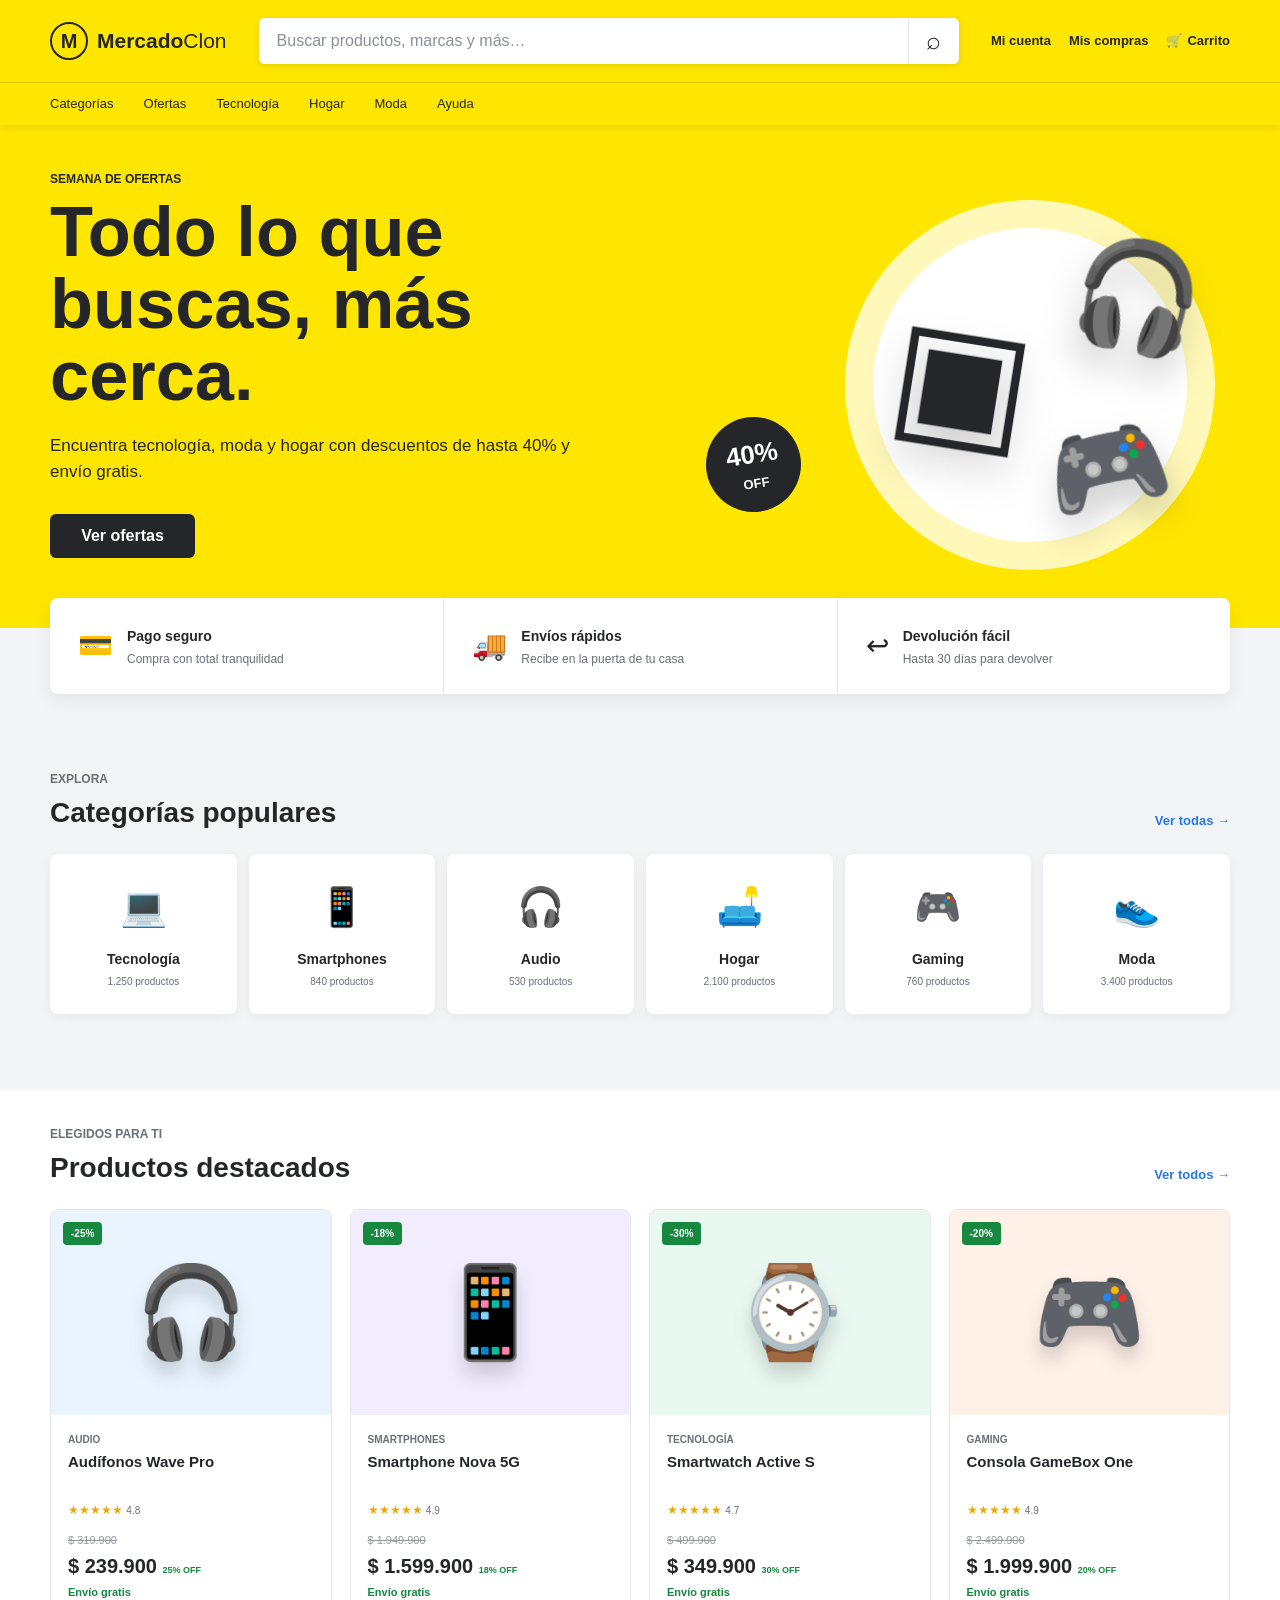
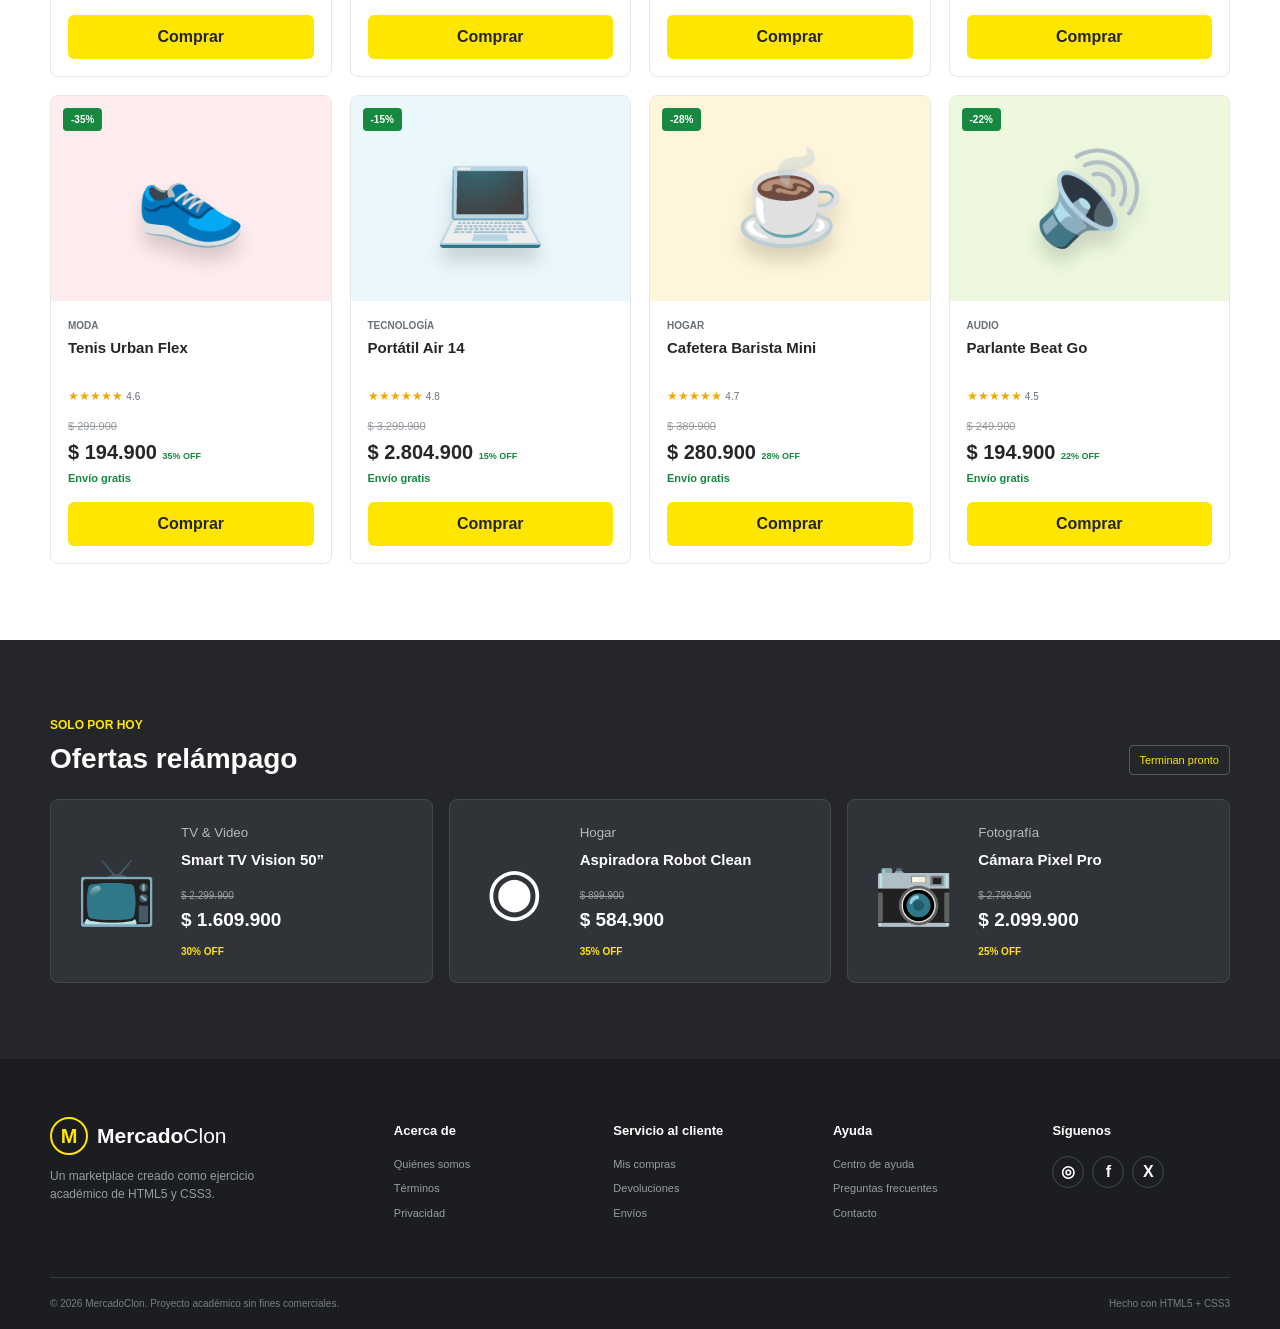
<file: Versiones 2.0/Version lovable/index.html>
<!doctype html>
<html lang="es">
  <head>
    <meta charset="UTF-8">
    <meta name="viewport" content="width=device-width, initial-scale=1.0">
    <meta name="description" content="MercadoClon, un marketplace académico con tecnología, hogar, moda y ofertas destacadas.">
    <title>MercadoClon | Compra fácil, encuentra de todo</title>
    <link rel="stylesheet" href="estilos.css">
  </head>
  <body>
    <header class="site-header">
      <div class="header-main container">
        <a class="brand" href="#inicio" aria-label="MercadoClon, inicio">
          <span class="brand-mark" aria-hidden="true">M</span>
          <span>Mercado<span>Clon</span></span>
        </a>

        <form class="search" role="search">
          <label class="sr-only" for="site-search">Buscar productos</label>
          <input id="site-search" type="search" placeholder="Buscar productos, marcas y más…">
          <button type="button" aria-label="Buscar">⌕</button>
        </form>

        <nav class="account-nav" aria-label="Opciones de usuario">
          <a href="#cuenta">Mi cuenta</a>
          <a href="#compras">Mis compras</a>
          <a class="cart-link" href="#carrito" aria-label="Carrito de compras">🛒 <span>Carrito</span></a>
        </nav>
      </div>

      <nav class="category-nav" aria-label="Navegación principal">
        <div class="container nav-links">
          <a href="#categorias">Categorías</a>
          <a href="#ofertas">Ofertas</a>
          <a href="#tecnologia">Tecnología</a>
          <a href="#hogar">Hogar</a>
          <a href="#moda">Moda</a>
          <a href="#ayuda">Ayuda</a>
        </div>
      </nav>
    </header>

    <main id="inicio">
      <section class="hero" aria-labelledby="hero-title">
        <div class="container hero-content">
          <div class="hero-copy">
            <p class="eyebrow">Semana de ofertas</p>
            <h1 id="hero-title">Todo lo que buscas, más cerca.</h1>
            <p>Encuentra tecnología, moda y hogar con descuentos de hasta 40% y envío gratis.</p>
            <a class="button button-dark" href="#productos">Ver ofertas</a>
          </div>
          <div class="hero-visual" aria-label="Productos destacados: audífonos, teléfono y consola" role="img">
            <div class="hero-disc"></div>
            <span class="hero-phone">▣</span>
            <span class="hero-headphones">🎧</span>
            <span class="hero-game">🎮</span>
            <span class="sale-badge">40%<small>OFF</small></span>
          </div>
        </div>
      </section>

      <section class="benefits" aria-label="Beneficios de compra">
        <div class="container benefit-grid">
          <article><span aria-hidden="true">💳</span><div><strong>Pago seguro</strong><p>Compra con total tranquilidad</p></div></article>
          <article><span aria-hidden="true">🚚</span><div><strong>Envíos rápidos</strong><p>Recibe en la puerta de tu casa</p></div></article>
          <article><span aria-hidden="true">↩</span><div><strong>Devolución fácil</strong><p>Hasta 30 días para devolver</p></div></article>
        </div>
      </section>

      <section class="section container" id="categorias" aria-labelledby="categories-title">
        <div class="section-heading">
          <div><p class="eyebrow">Explora</p><h2 id="categories-title">Categorías populares</h2></div>
          <a href="#productos">Ver todas →</a>
        </div>
        <div class="categories-grid">
          <a class="category-card" id="tecnologia" href="#productos"><span>💻</span><strong>Tecnología</strong><small>1.250 productos</small></a>
          <a class="category-card" href="#productos"><span>📱</span><strong>Smartphones</strong><small>840 productos</small></a>
          <a class="category-card" href="#productos"><span>🎧</span><strong>Audio</strong><small>530 productos</small></a>
          <a class="category-card" id="hogar" href="#productos"><span>🛋️</span><strong>Hogar</strong><small>2.100 productos</small></a>
          <a class="category-card" href="#productos"><span>🎮</span><strong>Gaming</strong><small>760 productos</small></a>
          <a class="category-card" id="moda" href="#productos"><span>👟</span><strong>Moda</strong><small>3.400 productos</small></a>
        </div>
      </section>

      <section class="section products-section" id="productos" aria-labelledby="products-title">
        <div class="container">
          <div class="section-heading">
            <div><p class="eyebrow">Elegidos para ti</p><h2 id="products-title">Productos destacados</h2></div>
            <a href="#productos">Ver todos →</a>
          </div>

          <div class="product-grid">
            <article class="product-card">
              <div class="product-media media-blue"><span class="product-chip">-25%</span><div role="img" aria-label="Audífonos inalámbricos negros">🎧</div><img alt="Audífonos inalámbricos negros" src="[data-uri]"></div>
              <div class="product-info"><p class="product-kicker">Audio</p><h3>Audífonos Wave Pro</h3><div class="rating" aria-label="4.8 de 5 estrellas">★★★★★ <small>4.8</small></div><p class="old-price">$ 319.900</p><p class="price">$ 239.900 <span>25% OFF</span></p><p class="shipping">Envío gratis</p><button type="button" class="button">Comprar</button></div>
            </article>

            <article class="product-card">
              <div class="product-media media-lilac"><span class="product-chip">-18%</span><div role="img" aria-label="Teléfono inteligente azul">📱</div><img alt="Teléfono inteligente azul" src="[data-uri]"></div>
              <div class="product-info"><p class="product-kicker">Smartphones</p><h3>Smartphone Nova 5G</h3><div class="rating" aria-label="4.9 de 5 estrellas">★★★★★ <small>4.9</small></div><p class="old-price">$ 1.949.900</p><p class="price">$ 1.599.900 <span>18% OFF</span></p><p class="shipping">Envío gratis</p><button type="button" class="button">Comprar</button></div>
            </article>

            <article class="product-card">
              <div class="product-media media-mint"><span class="product-chip">-30%</span><div role="img" aria-label="Reloj inteligente negro">⌚</div><img alt="Reloj inteligente negro" src="[data-uri]"></div>
              <div class="product-info"><p class="product-kicker">Tecnología</p><h3>Smartwatch Active S</h3><div class="rating" aria-label="4.7 de 5 estrellas">★★★★★ <small>4.7</small></div><p class="old-price">$ 499.900</p><p class="price">$ 349.900 <span>30% OFF</span></p><p class="shipping">Envío gratis</p><button type="button" class="button">Comprar</button></div>
            </article>

            <article class="product-card">
              <div class="product-media media-peach"><span class="product-chip">-20%</span><div role="img" aria-label="Consola de videojuegos blanca">🎮</div><img alt="Consola de videojuegos blanca" src="[data-uri]"></div>
              <div class="product-info"><p class="product-kicker">Gaming</p><h3>Consola GameBox One</h3><div class="rating" aria-label="4.9 de 5 estrellas">★★★★★ <small>4.9</small></div><p class="old-price">$ 2.499.900</p><p class="price">$ 1.999.900 <span>20% OFF</span></p><p class="shipping">Envío gratis</p><button type="button" class="button">Comprar</button></div>
            </article>

            <article class="product-card">
              <div class="product-media media-rose"><span class="product-chip">-35%</span><div role="img" aria-label="Zapatillas deportivas blancas">👟</div><img alt="Zapatillas deportivas blancas" src="[data-uri]"></div>
              <div class="product-info"><p class="product-kicker">Moda</p><h3>Tenis Urban Flex</h3><div class="rating" aria-label="4.6 de 5 estrellas">★★★★★ <small>4.6</small></div><p class="old-price">$ 299.900</p><p class="price">$ 194.900 <span>35% OFF</span></p><p class="shipping">Envío gratis</p><button type="button" class="button">Comprar</button></div>
            </article>

            <article class="product-card">
              <div class="product-media media-sky"><span class="product-chip">-15%</span><div role="img" aria-label="Computador portátil gris">💻</div><img alt="Computador portátil gris" src="[data-uri]"></div>
              <div class="product-info"><p class="product-kicker">Tecnología</p><h3>Portátil Air 14</h3><div class="rating" aria-label="4.8 de 5 estrellas">★★★★★ <small>4.8</small></div><p class="old-price">$ 3.299.900</p><p class="price">$ 2.804.900 <span>15% OFF</span></p><p class="shipping">Envío gratis</p><button type="button" class="button">Comprar</button></div>
            </article>

            <article class="product-card">
              <div class="product-media media-sand"><span class="product-chip">-28%</span><div role="img" aria-label="Cafetera eléctrica roja">☕</div><img alt="Cafetera eléctrica roja" src="[data-uri]"></div>
              <div class="product-info"><p class="product-kicker">Hogar</p><h3>Cafetera Barista Mini</h3><div class="rating" aria-label="4.7 de 5 estrellas">★★★★★ <small>4.7</small></div><p class="old-price">$ 389.900</p><p class="price">$ 280.900 <span>28% OFF</span></p><p class="shipping">Envío gratis</p><button type="button" class="button">Comprar</button></div>
            </article>

            <article class="product-card">
              <div class="product-media media-green"><span class="product-chip">-22%</span><div role="img" aria-label="Altavoz portátil amarillo">🔊</div><img alt="Altavoz portátil amarillo" src="[data-uri]"></div>
              <div class="product-info"><p class="product-kicker">Audio</p><h3>Parlante Beat Go</h3><div class="rating" aria-label="4.5 de 5 estrellas">★★★★★ <small>4.5</small></div><p class="old-price">$ 249.900</p><p class="price">$ 194.900 <span>22% OFF</span></p><p class="shipping">Envío gratis</p><button type="button" class="button">Comprar</button></div>
            </article>
          </div>
        </div>
      </section>

      <section class="section offers" id="ofertas" aria-labelledby="offers-title">
        <div class="container">
          <div class="offer-heading"><div><p class="eyebrow">Solo por hoy</p><h2 id="offers-title">Ofertas relámpago</h2></div><span>Terminan pronto</span></div>
          <div class="offer-grid">
            <article><div class="offer-icon" role="img" aria-label="Televisor de alta definición">📺</div><div><small>TV &amp; Video</small><h3>Smart TV Vision 50”</h3><p><del>$ 2.299.900</del> <strong>$ 1.609.900</strong></p><span>30% OFF</span></div></article>
            <article><div class="offer-icon" role="img" aria-label="Aspiradora robot">◉</div><div><small>Hogar</small><h3>Aspiradora Robot Clean</h3><p><del>$ 899.900</del> <strong>$ 584.900</strong></p><span>35% OFF</span></div></article>
            <article><div class="offer-icon" role="img" aria-label="Cámara fotográfica">📷</div><div><small>Fotografía</small><h3>Cámara Pixel Pro</h3><p><del>$ 2.799.900</del> <strong>$ 2.099.900</strong></p><span>25% OFF</span></div></article>
          </div>
        </div>
      </section>
    </main>

    <footer id="ayuda">
      <div class="container footer-grid">
        <div class="footer-about"><a class="brand footer-brand" href="#inicio"><span class="brand-mark">M</span><span>Mercado<span>Clon</span></span></a><p>Un marketplace creado como ejercicio académico de HTML5 y CSS3.</p></div>
        <div><h2>Acerca de</h2><a href="#inicio">Quiénes somos</a><a href="#inicio">Términos</a><a href="#inicio">Privacidad</a></div>
        <div><h2>Servicio al cliente</h2><a href="#compras">Mis compras</a><a href="#ayuda">Devoluciones</a><a href="#ayuda">Envíos</a></div>
        <div id="cuenta"><h2>Ayuda</h2><a href="#ayuda">Centro de ayuda</a><a href="#ayuda">Preguntas frecuentes</a><a href="mailto:hola@mercadoclon.example">Contacto</a></div>
        <div><h2>Síguenos</h2><div class="socials"><a href="#inicio" aria-label="Instagram">◎</a><a href="#inicio" aria-label="Facebook">f</a><a href="#inicio" aria-label="X">X</a></div></div>
      </div>
      <div class="footer-bottom container"><p>© 2026 MercadoClon. Proyecto académico sin fines comerciales.</p><p>Hecho con HTML5 + CSS3</p></div>
    </footer>
  </body>
</html>
</file>
<file: Versiones 2.0/Version lovable/estilos.css>
:root {
  --yellow: #ffe600;
  --yellow-dark: #e6cf00;
  --ink: #242629;
  --muted: #687078;
  --line: #e5e7e9;
  --surface: #ffffff;
  --page: #f3f4f5;
  --green: #16883f;
  --blue: #2678e8;
  --radius: 8px;
  --shadow: 0 5px 18px rgba(31, 35, 40, 0.08);
}

* { box-sizing: border-box; }
html { scroll-behavior: smooth; }
body { margin: 0; color: var(--ink); background: var(--page); font-family: Arial, Helvetica, sans-serif; line-height: 1.5; }
a { color: inherit; text-decoration: none; }
button, input { font: inherit; }
button, a { -webkit-tap-highlight-color: transparent; }
.container { width: min(1180px, calc(100% - 40px)); margin-inline: auto; }
.sr-only { position: absolute; width: 1px; height: 1px; padding: 0; margin: -1px; overflow: hidden; clip: rect(0, 0, 0, 0); white-space: nowrap; border: 0; }

.site-header { position: relative; z-index: 10; background: var(--yellow); box-shadow: 0 2px 8px rgba(31, 35, 40, 0.1); }
.header-main { min-height: 82px; display: grid; grid-template-columns: auto minmax(280px, 1fr) auto; align-items: center; gap: 32px; }
.brand { display: inline-flex; align-items: center; gap: 9px; font-size: 21px; font-weight: 800; white-space: nowrap; }
.brand > span:last-child > span { font-weight: 500; }
.brand-mark { display: grid; place-items: center; width: 38px; height: 38px; border: 2px solid var(--ink); border-radius: 50%; font-size: 20px; }
.search { height: 46px; display: flex; border-radius: 6px; background: var(--surface); box-shadow: 0 2px 7px rgba(31, 35, 40, 0.13); overflow: hidden; }
.search input { width: 100%; min-width: 0; border: 0; padding: 0 18px; color: var(--ink); outline: 0; }
.search input::placeholder { color: #8b9096; }
.search button { width: 54px; border: 0; border-left: 1px solid var(--line); background: var(--surface); color: var(--ink); font-size: 25px; cursor: pointer; }
.search button:hover { background: var(--page); }
.account-nav { display: flex; gap: 18px; align-items: center; font-size: 13px; font-weight: 600; }
.account-nav a:hover, .nav-links a:hover { text-decoration: underline; text-underline-offset: 4px; }
.cart-link { display: flex; align-items: center; gap: 5px; }
.category-nav { border-top: 1px solid rgba(36, 38, 41, 0.13); }
.nav-links { min-height: 42px; display: flex; align-items: center; gap: 30px; font-size: 13px; }

.hero { min-height: 430px; overflow: hidden; background: var(--yellow); }
.hero-content { min-height: 430px; display: grid; grid-template-columns: 1.05fr 0.95fr; align-items: center; gap: 30px; }
.hero-copy { max-width: 600px; padding: 45px 0 70px; position: relative; z-index: 2; }
.eyebrow { margin: 0 0 8px; color: var(--muted); font-size: 12px; font-weight: 800; letter-spacing: 0; text-transform: uppercase; }
.hero .eyebrow { color: var(--ink); }
.hero h1 { max-width: 580px; margin: 0; font-size: clamp(42px, 5.5vw, 72px); line-height: 1.02; letter-spacing: 0; }
.hero-copy > p:not(.eyebrow) { max-width: 540px; margin: 22px 0 30px; font-size: 17px; }
.button { width: 100%; min-height: 42px; display: inline-flex; align-items: center; justify-content: center; border: 0; border-radius: 6px; padding: 10px 17px; color: var(--ink); background: var(--yellow); font-weight: 800; cursor: pointer; transition: transform .2s ease, background .2s ease; }
.button:hover { background: var(--yellow-dark); transform: translateY(-2px); }
.button-dark { width: auto; min-width: 145px; color: var(--surface); background: var(--ink); }
.button-dark:hover { color: var(--ink); background: var(--surface); }
.hero-visual { position: relative; min-height: 390px; }
.hero-disc { position: absolute; width: 370px; height: 370px; top: 18px; right: 15px; border-radius: 50%; background: var(--surface); box-shadow: inset 0 0 0 28px rgba(255, 230, 0, .28); }
.hero-phone, .hero-headphones, .hero-game { position: absolute; z-index: 2; filter: drop-shadow(0 20px 18px rgba(0,0,0,.18)); }
.hero-phone { top: 85px; left: 38%; transform: rotate(9deg); font-size: 150px; color: var(--ink); }
.hero-headphones { top: 35px; right: 5%; transform: rotate(12deg); font-size: 105px; }
.hero-game { bottom: 30px; right: 11%; transform: rotate(-12deg); font-size: 100px; }
.sale-badge { position: absolute; z-index: 3; left: 4%; bottom: 60px; width: 95px; height: 95px; display: grid; place-content: center; border-radius: 50%; color: var(--surface); background: var(--ink); text-align: center; font-size: 26px; font-weight: 800; transform: rotate(-9deg); }
.sale-badge small { display: block; font-size: 13px; }

.benefits { position: relative; margin-top: -30px; z-index: 4; }
.benefit-grid { display: grid; grid-template-columns: repeat(3, 1fr); border-radius: var(--radius); background: var(--surface); box-shadow: var(--shadow); overflow: hidden; }
.benefit-grid article { min-height: 96px; display: flex; align-items: center; gap: 14px; padding: 20px 28px; }
.benefit-grid article + article { border-left: 1px solid var(--line); }
.benefit-grid article > span { font-size: 28px; }
.benefit-grid strong { font-size: 14px; }
.benefit-grid p { margin: 2px 0 0; color: var(--muted); font-size: 12px; }

.section { padding-block: 76px; }
.section-heading, .offer-heading { margin-bottom: 24px; display: flex; align-items: end; justify-content: space-between; gap: 20px; }
.section-heading h2, .offer-heading h2 { margin: 0; font-size: 28px; line-height: 1.2; }
.section-heading > a { color: var(--blue); font-size: 13px; font-weight: 700; }
.categories-grid { display: grid; grid-template-columns: repeat(6, 1fr); gap: 12px; }
.category-card { min-height: 160px; display: flex; flex-direction: column; align-items: center; justify-content: center; border: 1px solid transparent; border-radius: var(--radius); background: var(--surface); box-shadow: 0 3px 12px rgba(31,35,40,.06); transition: transform .2s ease, border-color .2s ease, box-shadow .2s ease; }
.category-card:hover { transform: translateY(-5px); border-color: var(--yellow-dark); box-shadow: var(--shadow); }
.category-card > span { margin-bottom: 13px; font-size: 38px; }
.category-card strong { font-size: 14px; }
.category-card small { margin-top: 4px; color: var(--muted); font-size: 10px; }

.products-section { padding-top: 35px; background: var(--surface); }
.product-grid { display: grid; grid-template-columns: repeat(4, minmax(0, 1fr)); gap: 18px; }
.product-card { overflow: hidden; border: 1px solid var(--line); border-radius: var(--radius); background: var(--surface); transition: transform .25s ease, box-shadow .25s ease; }
.product-card:hover { transform: translateY(-5px); box-shadow: var(--shadow); }
.product-media { position: relative; height: 205px; display: grid; place-items: center; overflow: hidden; }
.product-media div[role="img"] { font-size: 90px; filter: drop-shadow(0 13px 9px rgba(0,0,0,.15)); transition: transform .25s ease; }
.product-card:hover .product-media div[role="img"] { transform: scale(1.08) rotate(-3deg); }
.product-media img { position: absolute; width: 1px; height: 1px; opacity: 0; }
.media-blue { background: #e9f4ff; } .media-lilac { background: #f1edff; } .media-mint { background: #e9f8f1; } .media-peach { background: #fff0e8; }
.media-rose { background: #ffecef; } .media-sky { background: #eaf7fb; } .media-sand { background: #fff5da; } .media-green { background: #edf8df; }
.product-chip { position: absolute; top: 12px; left: 12px; z-index: 2; border-radius: 4px; padding: 4px 8px; color: var(--surface); background: var(--green); font-size: 10px; font-weight: 800; }
.product-info { padding: 17px; }
.product-kicker { margin: 0 0 5px; color: var(--muted); font-size: 10px; text-transform: uppercase; font-weight: 700; }
.product-info h3 { min-height: 42px; margin: 0 0 7px; font-size: 15px; line-height: 1.35; }
.rating { color: #eea900; font-size: 12px; }
.rating small { color: var(--muted); }
.old-price { min-height: 18px; margin: 13px 0 0; color: #959a9f; font-size: 11px; text-decoration: line-through; }
.price { margin: 1px 0; font-size: 20px; font-weight: 800; }
.price span { color: var(--green); font-size: 9px; white-space: nowrap; }
.shipping { margin: 3px 0 15px; color: var(--green); font-size: 11px; font-weight: 700; }

.offers { background: var(--ink); color: var(--surface); }
.offers .eyebrow { color: var(--yellow); }
.offer-heading > span { border: 1px solid #55595d; border-radius: 4px; padding: 6px 10px; color: var(--yellow); font-size: 11px; }
.offer-grid { display: grid; grid-template-columns: repeat(3, 1fr); gap: 16px; }
.offer-grid article { min-height: 170px; display: flex; align-items: center; gap: 20px; border: 1px solid #44484c; border-radius: var(--radius); padding: 20px; background: #303337; transition: border-color .2s ease, transform .2s ease; }
.offer-grid article:hover { border-color: var(--yellow); transform: translateY(-3px); }
.offer-icon { min-width: 90px; font-size: 65px; text-align: center; }
.offer-grid small { color: #b4b8bc; }
.offer-grid h3 { margin: 5px 0 10px; font-size: 15px; }
.offer-grid p { margin: 0 0 4px; }
.offer-grid del { color: #9a9ea2; font-size: 10px; }
.offer-grid strong { display: block; font-size: 19px; }
.offer-grid div > span { color: var(--yellow); font-size: 10px; font-weight: 800; }

footer { padding-top: 58px; color: #d7d9db; background: #1b1d20; }
.footer-grid { display: grid; grid-template-columns: 1.7fr repeat(4, 1fr); gap: 42px; padding-bottom: 48px; }
.footer-about p { max-width: 260px; color: #979ca1; font-size: 12px; }
.footer-brand { color: var(--surface); }
.footer-brand .brand-mark { border-color: var(--yellow); color: var(--yellow); }
.footer-grid h2 { margin: 4px 0 15px; color: var(--surface); font-size: 13px; }
.footer-grid > div > a:not(.brand) { display: block; margin: 8px 0; color: #979ca1; font-size: 11px; }
.footer-grid > div > a:hover { color: var(--yellow); }
.socials { display: flex; gap: 8px; }
.socials a { width: 32px; height: 32px; display: grid; place-items: center; border: 1px solid #45494d; border-radius: 50%; color: var(--surface); font-weight: 800; }
.socials a:hover { color: var(--ink); background: var(--yellow); }
.footer-bottom { display: flex; justify-content: space-between; border-top: 1px solid #35383c; padding-block: 18px; color: #797e83; font-size: 10px; }
.footer-bottom p { margin: 0; }

@media (max-width: 980px) {
  .header-main { grid-template-columns: auto 1fr; gap: 18px; padding-block: 14px; }
  .account-nav { grid-column: 1 / -1; justify-content: center; }
  .hero-content { grid-template-columns: 1fr 0.8fr; }
  .hero-visual { transform: scale(.83); transform-origin: center; }
  .categories-grid { grid-template-columns: repeat(3, 1fr); }
  .product-grid { grid-template-columns: repeat(2, minmax(0, 1fr)); }
  .offer-grid { grid-template-columns: 1fr; }
  .footer-grid { grid-template-columns: 2fr repeat(2, 1fr); }
}

@media (max-width: 680px) {
  .container { width: min(100% - 24px, 1180px); }
  .header-main { grid-template-columns: 1fr; gap: 12px; }
  .brand { justify-self: center; }
  .search { width: 100%; }
  .account-nav { gap: 14px; overflow-x: auto; justify-content: flex-start; padding-bottom: 2px; }
  .nav-links { gap: 20px; overflow-x: auto; white-space: nowrap; }
  .hero, .hero-content { min-height: 620px; }
  .hero-content { display: block; }
  .hero-copy { padding: 50px 0 0; }
  .hero h1 { font-size: 43px; }
  .hero-visual { width: 400px; min-height: 300px; margin: -12px auto 0; transform: scale(.7); transform-origin: top center; }
  .benefits { margin-top: -20px; }
  .benefit-grid { grid-template-columns: 1fr; }
  .benefit-grid article + article { border-left: 0; border-top: 1px solid var(--line); }
  .section { padding-block: 55px; }
  .section-heading h2, .offer-heading h2 { font-size: 23px; }
  .categories-grid { grid-template-columns: repeat(2, 1fr); }
  .product-grid { grid-template-columns: 1fr; }
  .product-media { height: 235px; }
  .offer-grid article { align-items: flex-start; }
  .footer-grid { grid-template-columns: 1fr 1fr; gap: 30px; }
  .footer-about { grid-column: 1 / -1; }
  .footer-bottom { display: block; }
  .footer-bottom p + p { margin-top: 5px; }
}

@media (prefers-reduced-motion: reduce) {
  html { scroll-behavior: auto; }
  *, *::before, *::after { transition-duration: 0.01ms !important; }
}
</file>
